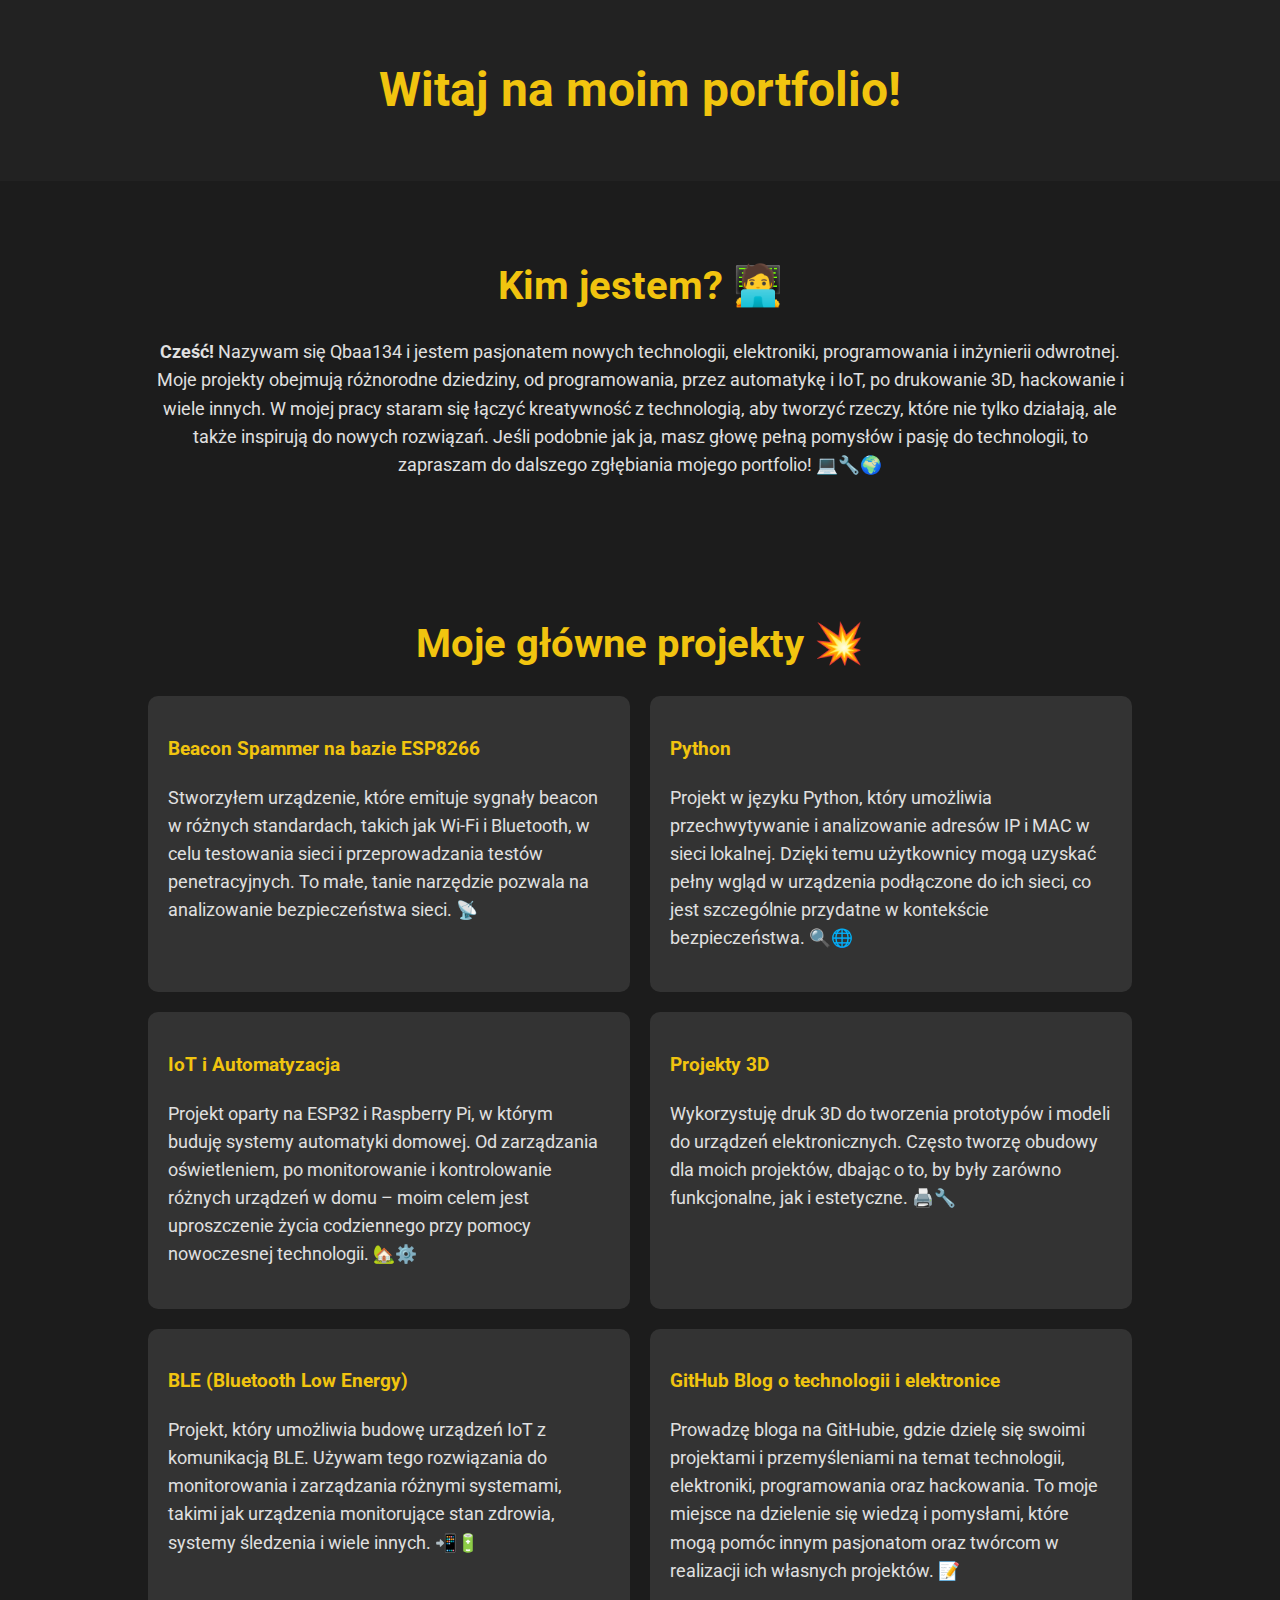
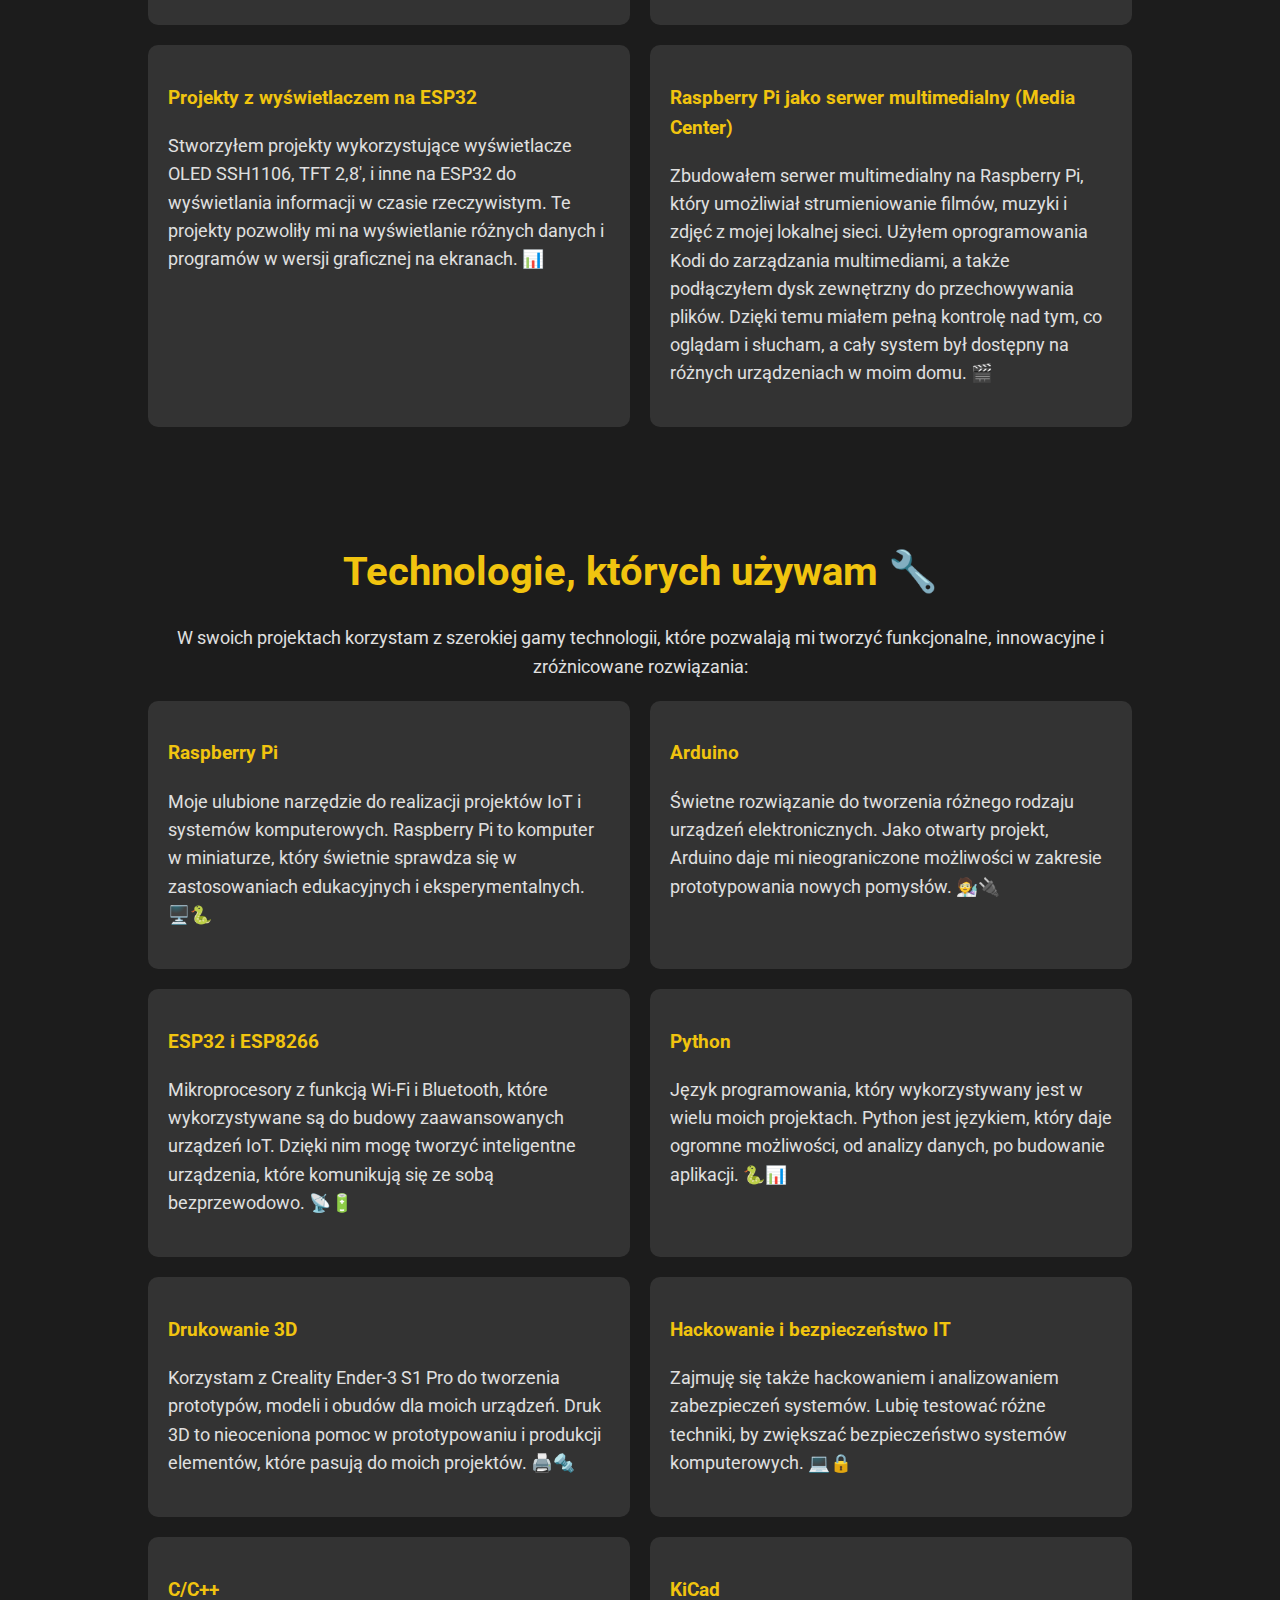
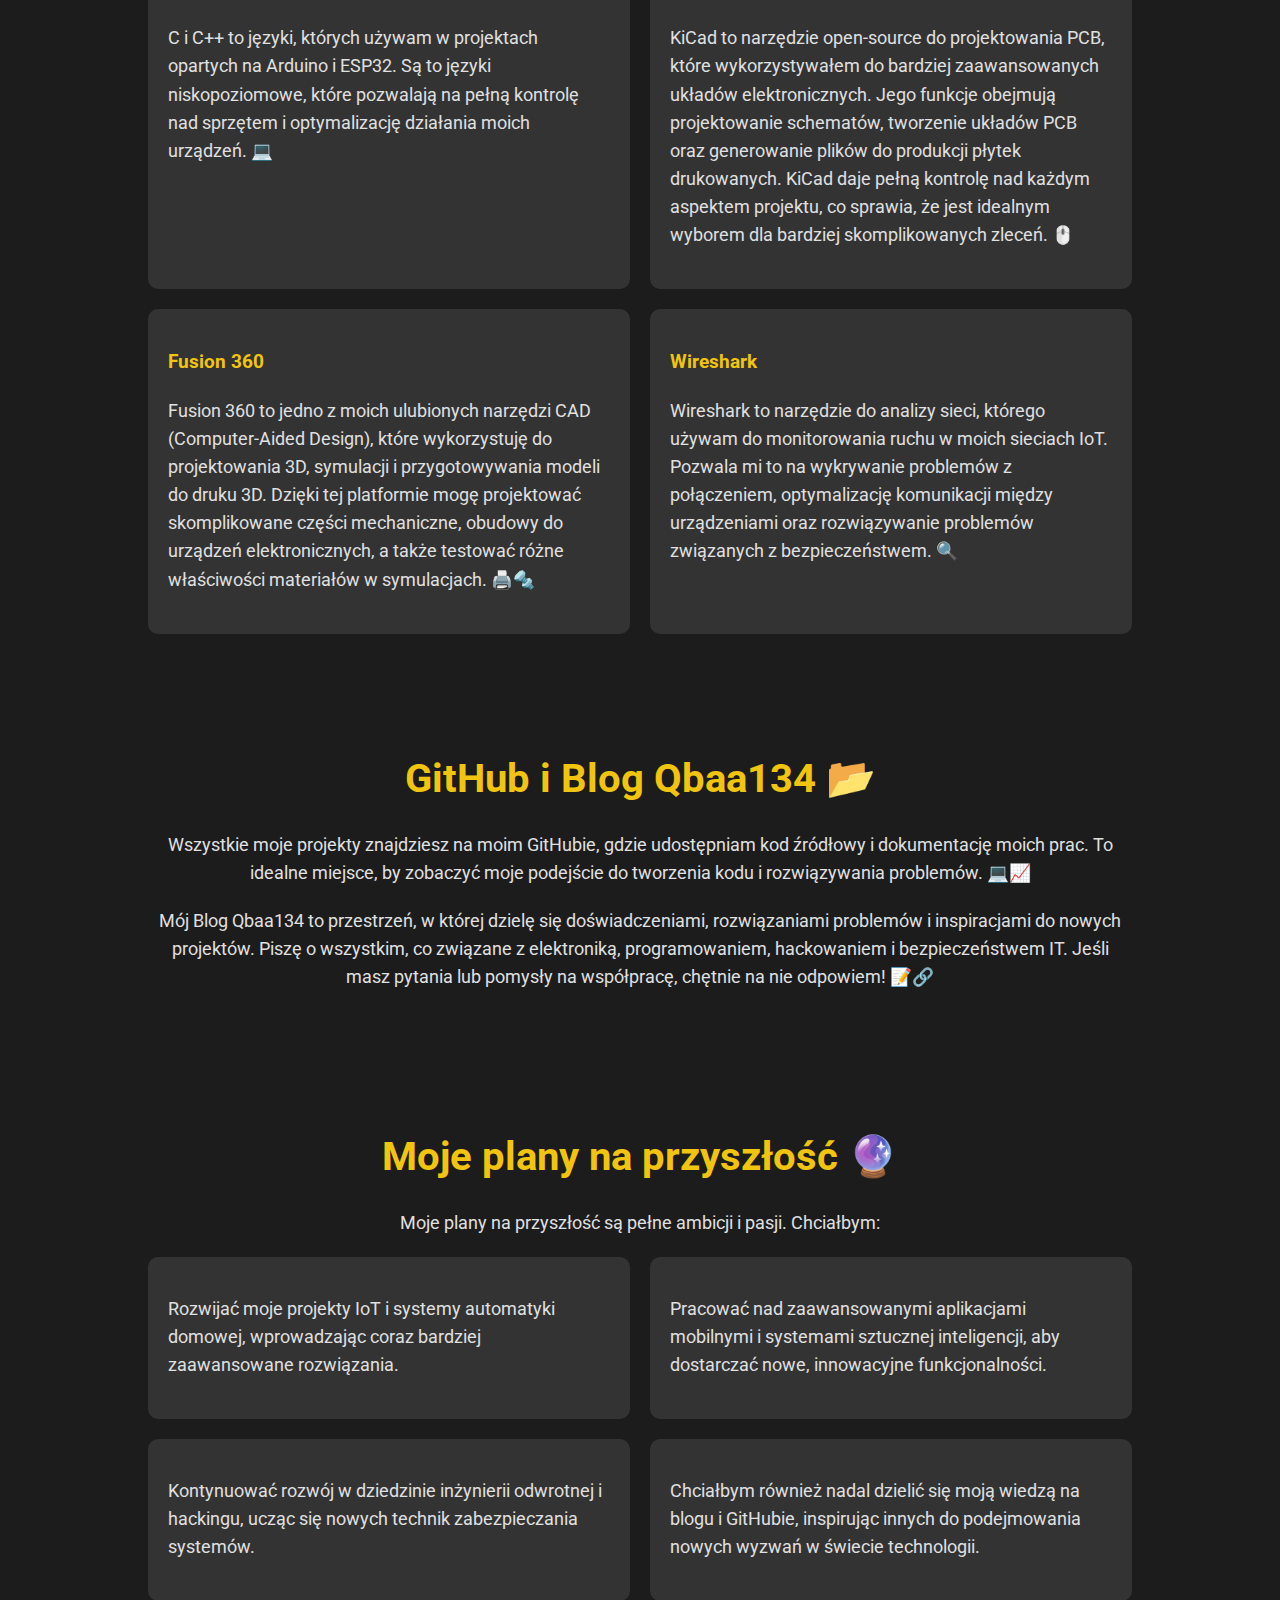
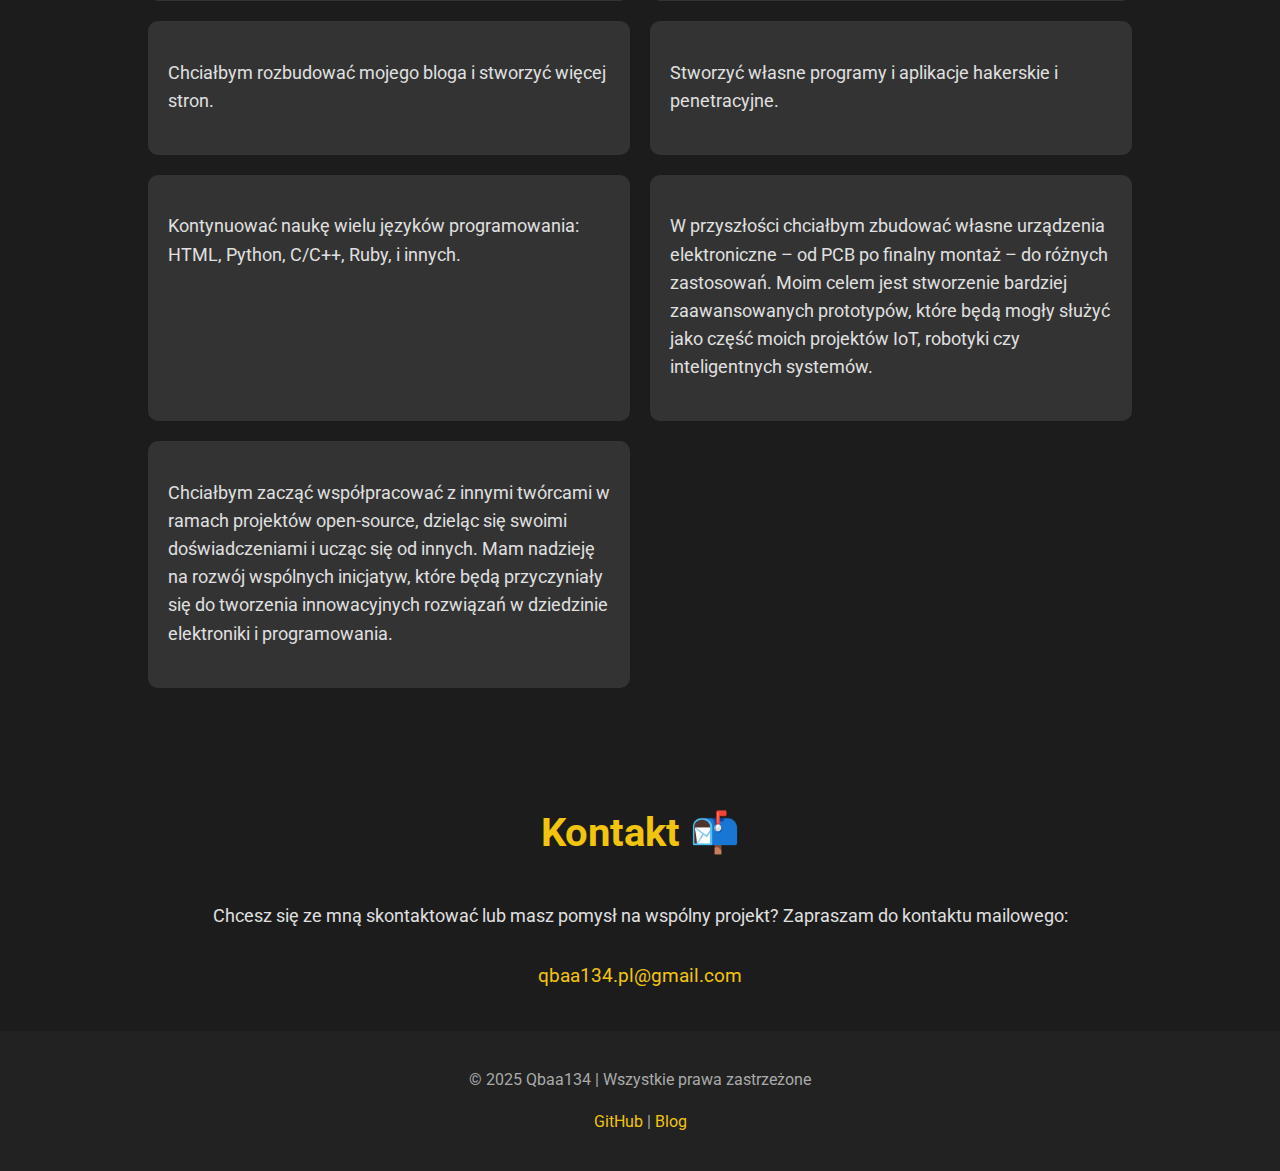
<file: index.html>
<!DOCTYPE html>
<html data-lt-installed="true" lang="pl">

<head>
    <meta charset="UTF-8">
    <meta name="viewport" content="width=device-width, initial-scale=1.0">
    <meta http-equiv="X-UA-Compatible" content="ie=edge">
    <title>Portfolio Qbaa134</title>
    <link href="https://fonts.googleapis.com/css2?family=Roboto:wght@400;500;700&display=swap" rel="stylesheet">
    <style>
        body {
            font-family: 'Roboto', sans-serif;
            background-color: #1c1c1c;
            color: #e0e0e0;
            margin: 0;
            padding: 0;
            line-height: 1.6;
        }

        h1,
        h2,
        h3 {
            font-weight: 700;
            color: #f1c40f;
        }

        header {
            background-color: #222;
            padding: 20px;
            text-align: center;
        }

        header h1 {
            font-size: 3em;
        }

        section {
            padding: 40px 20px;
            margin: 0 10%;
            text-align: center;
        }

        section h2 {
            font-size: 2.5em;
            margin-bottom: 20px;
        }

        section p {
            font-size: 1.1em;
            margin-bottom: 20px;
        }

        .content {
            display: grid;
            grid-template-columns: 1fr 1fr;
            gap: 20px;
            text-align: left;
        }

        .content div {
            padding: 20px;
            background-color: #333;
            border-radius: 10px;
        }

        .content div:hover {
            background-color: #444;
            transform: scale(1.05);
            transition: all 0.3s ease;
        }

        footer {
            background-color: #222;
            padding: 20px;
            text-align: center;
            color: #aaa;
        }

        footer a {
            color: #f1c40f;
            text-decoration: none;
        }

        footer a:hover {
            text-decoration: underline;
        }

        .contact {
            display: flex;
            flex-direction: column;
            align-items: center;
            justify-content: center;
        }

        .contact a {
            margin-top: 10px;
            font-size: 1.2em;
            color: #f1c40f;
            text-decoration: none;
        }

        .contact a:hover {
            text-decoration: underline;
        }
    </style>
</head>

<body data-gr-ext-installed="" data-gramm="false" data-new-gr-c-s-check-loaded="14.1222.0" data-new-gr-c-s-loaded="14.1222.0" spellcheck="false">
    <header>
        <h1>Witaj na moim portfolio!</h1>
    </header>
    <section>
        <h2>Kim jestem? 🧑&zwj;💻</h2>
               <p><strong>Cześć!</strong> Nazywam się Qbaa134 i jestem pasjonatem nowych technologii, elektroniki, programowania i inżynierii odwrotnej. Moje projekty obejmują r&oacute;żnorodne dziedziny, od programowania, przez automatykę i IoT, po drukowanie 3D, hackowanie i wiele innych. W mojej pracy staram się łączyć kreatywność z technologią, aby tworzyć rzeczy, kt&oacute;re nie tylko działają, ale także inspirują do nowych rozwiązań. Jeśli podobnie jak ja, masz głowę pełną pomysł&oacute;w i pasję do technologii, to zapraszam do dalszego zgłębiania mojego portfolio! 💻🔧🌍</p>
    </section>
    <section>
        <h2>Moje główne projekty 💥</h2>
        <div class="content">
            <div>
                <h3>Beacon Spammer na bazie ESP8266</h3>
                <p>Stworzyłem urządzenie, które emituje sygnały beacon w różnych standardach, takich jak Wi-Fi i Bluetooth, w celu testowania sieci i przeprowadzania testów penetracyjnych. To małe, tanie narzędzie pozwala na analizowanie bezpieczeństwa sieci. 📡</p>
            </div>
            <div>
                <h3>Python</h3>
                <p>Projekt w języku Python, kt&oacute;ry umożliwia przechwytywanie i analizowanie adres&oacute;w IP i MAC w sieci lokalnej. Dzięki temu użytkownicy mogą uzyskać pełny wgląd w urządzenia podłączone do ich sieci, co jest szczeg&oacute;lnie przydatne w kontekście bezpieczeństwa. 🔍🌐</p>
            </div>
            <div>
                <h3>IoT i Automatyzacja</h3>
                <p>Projekt oparty na ESP32 i Raspberry Pi, w kt&oacute;rym buduję systemy automatyki domowej. Od zarządzania oświetleniem, po monitorowanie i kontrolowanie r&oacute;żnych urządzeń w domu &ndash; moim celem jest uproszczenie życia codziennego przy pomocy nowoczesnej technologii. 🏡⚙️</p>
            </div>
            <div>
                <h3>Projekty 3D</h3>
                <p>Wykorzystuję druk 3D do tworzenia prototyp&oacute;w i modeli do urządzeń elektronicznych. Często tworzę obudowy dla moich projekt&oacute;w, dbając o to, by były zar&oacute;wno funkcjonalne, jak i estetyczne. 🖨️🔧</p>
            </div>
            <div>
                <h3>BLE (Bluetooth Low Energy)</h3>
                <p>Projekt, kt&oacute;ry umożliwia budowę urządzeń IoT z komunikacją BLE. Używam tego rozwiązania do monitorowania i zarządzania r&oacute;żnymi systemami, takimi jak urządzenia monitorujące stan zdrowia, systemy śledzenia i wiele innych. 📲🔋</p>
            </div>
                        <div>
                <h3>GitHub Blog o technologii i elektronice</h3>
                <p>Prowadzę bloga na GitHubie, gdzie dzielę się swoimi projektami i przemyśleniami na temat technologii, elektroniki, programowania oraz hackowania. To moje miejsce na dzielenie się wiedzą i pomysłami, które mogą pomóc innym pasjonatom oraz twórcom w realizacji ich własnych projektów. 📝</p>
            </div>
            <div>
                <h3>Projekty z wyświetlaczem na ESP32</h3>
                <p>Stworzyłem projekty wykorzystujące wyświetlacze OLED SSH1106, TFT 2,8', i inne na ESP32 do wyświetlania informacji w czasie rzeczywistym. Te projekty pozwoliły mi na wyświetlanie różnych danych i programów w wersji graficznej na ekranach. 📊</p>
            </div>
            <div>
                <h3>Raspberry Pi jako serwer multimedialny (Media Center)</h3>
                <p>Zbudowałem serwer multimedialny na Raspberry Pi, który umożliwiał strumieniowanie filmów, muzyki i zdjęć z mojej lokalnej sieci. Użyłem oprogramowania Kodi do zarządzania multimediami, a także podłączyłem dysk zewnętrzny do przechowywania plików. Dzięki temu miałem pełną kontrolę nad tym, co oglądam i słucham, a cały system był dostępny na różnych urządzeniach w moim domu. 🎬</p>
            </div>
        </div>
    </section>
    <section>
        <h2>Technologie, kt&oacute;rych używam 🔧</h2>
        <p>W swoich projektach korzystam z szerokiej gamy technologii, kt&oacute;re pozwalają mi tworzyć funkcjonalne, innowacyjne i zr&oacute;żnicowane rozwiązania:</p>
         <div class="content">  
          <div>
              <h3>Raspberry Pi</h3>
              <p>Moje ulubione narzędzie do realizacji projekt&oacute;w IoT i system&oacute;w komputerowych. Raspberry Pi to komputer w miniaturze, kt&oacute;ry świetnie sprawdza się w zastosowaniach edukacyjnych i eksperymentalnych. 🖥️🐍</p>
          </div> 
          <div>     
              <h3>Arduino</h3>
              <p>Świetne rozwiązanie do tworzenia r&oacute;żnego rodzaju urządzeń elektronicznych. Jako otwarty projekt, Arduino daje mi nieograniczone możliwości w zakresie prototypowania nowych pomysł&oacute;w. 🧑&zwj;🔬🔌</p>
          </div> 
          <div>             
              <h3>ESP32 i ESP8266</h3>
              <p>Mikroprocesory z funkcją Wi-Fi i Bluetooth, kt&oacute;re wykorzystywane są do budowy zaawansowanych urządzeń IoT. Dzięki nim mogę tworzyć inteligentne urządzenia, kt&oacute;re komunikują się ze sobą bezprzewodowo. 📡🔋</p>
          </div> 
          <div>             
              <h3>Python</h3>
              <p>Język programowania, kt&oacute;ry wykorzystywany jest w wielu moich projektach. Python jest językiem, kt&oacute;ry daje ogromne możliwości, od analizy danych, po budowanie aplikacji. 🐍📊</p>
          </div> 
          <div>               
              <h3>Drukowanie 3D</h3>
              <p>Korzystam z Creality Ender-3 S1 Pro do tworzenia prototyp&oacute;w, modeli i obud&oacute;w dla moich urządzeń. Druk 3D to nieoceniona pomoc w prototypowaniu i produkcji element&oacute;w, kt&oacute;re pasują do moich projekt&oacute;w. 🖨️🔩</p>
          </div> 
          <div>         
              <h3>Hackowanie i bezpieczeństwo IT</h3>
              <p>Zajmuję się także hackowaniem i analizowaniem zabezpieczeń system&oacute;w. Lubię testować r&oacute;żne techniki, by zwiększać bezpieczeństwo system&oacute;w komputerowych. 💻🔒</p>
        </div>
        <div>                       
              <h3>C/C++</h3>
              <p>C i C++ to języki, których używam w projektach opartych na Arduino i ESP32. Są to języki niskopoziomowe, które pozwalają na pełną kontrolę nad sprzętem i optymalizację działania moich urządzeń. 💻</p>
          </div> 
          <div>             
              <h3>KiCad</h3>
              <p>KiCad to narzędzie open-source do projektowania PCB, które wykorzystywałem do bardziej zaawansowanych układów elektronicznych. Jego funkcje obejmują projektowanie schematów, tworzenie układów PCB oraz generowanie plików do produkcji płytek drukowanych. KiCad daje pełną kontrolę nad każdym aspektem projektu, co sprawia, że jest idealnym wyborem dla bardziej skomplikowanych zleceń. 🖱️</p>
          </div> 
          <div>               
              <h3>Fusion 360</h3>
              <p>Fusion 360 to jedno z moich ulubionych narzędzi CAD (Computer-Aided Design), które wykorzystuję do projektowania 3D, symulacji i przygotowywania modeli do druku 3D. Dzięki tej platformie mogę projektować skomplikowane części mechaniczne, obudowy do urządzeń elektronicznych, a także testować różne właściwości materiałów w symulacjach. 🖨️🔩</p>
          </div> 
          <div>         
              <h3>Wireshark</h3>
              <p>Wireshark to narzędzie do analizy sieci, którego używam do monitorowania ruchu w moich sieciach IoT. Pozwala mi to na wykrywanie problemów z połączeniem, optymalizację komunikacji między urządzeniami oraz rozwiązywanie problemów związanych z bezpieczeństwem. 🔍</p>
          </div> 
       </div>       
    </section>
    <section>
        <h2>GitHub i Blog Qbaa134 📂</h2>
        <p>Wszystkie moje projekty znajdziesz na moim GitHubie, gdzie udostępniam kod źr&oacute;dłowy i dokumentację moich prac. To idealne miejsce, by zobaczyć moje podejście do tworzenia kodu i rozwiązywania problem&oacute;w. 💻📈</p>
        <p>M&oacute;j Blog Qbaa134 to przestrzeń, w kt&oacute;rej dzielę się doświadczeniami, rozwiązaniami problem&oacute;w i inspiracjami do nowych projekt&oacute;w. Piszę o wszystkim, co związane z elektroniką, programowaniem, hackowaniem i bezpieczeństwem IT. Jeśli masz pytania lub pomysły na wsp&oacute;łpracę, chętnie na nie odpowiem! 📝🔗</p>
    </section>
    <section>
        <h2>Moje plany na przyszłość 🔮</h2>
        <p>Moje plany na przyszłość są pełne ambicji i pasji. Chciałbym:</p>
         <div class="content">
            <div>
                <p>Rozwijać moje projekty IoT i systemy automatyki domowej, wprowadzając coraz bardziej zaawansowane rozwiązania.</p>
            </div>
            <div>
                <p>Pracować nad zaawansowanymi aplikacjami mobilnymi i systemami sztucznej inteligencji, aby dostarczać nowe, innowacyjne funkcjonalności.</p>
            </div>
            <div>        
                <p>Kontynuować rozw&oacute;j w dziedzinie inżynierii odwrotnej i hackingu, ucząc się nowych technik zabezpieczania system&oacute;w.</p>
            </div>
            <div>
                <p>Chciałbym r&oacute;wnież nadal dzielić się moją wiedzą na blogu i GitHubie, inspirując innych do podejmowania nowych wyzwań w świecie technologii.</p>
            </div>
             <div>
                <p>Chciałbym rozbudować mojego bloga i stworzyć więcej stron.</p>
            </div>
            <div>
                <p>Stworzyć własne programy i aplikacje hakerskie i penetracyjne.</p>
            </div>
            <div>        
                <p>Kontynuować naukę wielu języków programowania: HTML, Python, C/C++, Ruby, i innych.</p>
            </div>
            <div>
                <p>W przyszłości chciałbym zbudować własne urządzenia elektroniczne – od PCB po finalny montaż – do różnych zastosowań. Moim celem jest stworzenie bardziej zaawansowanych prototypów, które będą mogły służyć jako część moich projektów IoT, robotyki czy inteligentnych systemów.</p>
            </div> 
            <div>        
                <p>Chciałbym zacząć współpracować z innymi twórcami w ramach projektów open-source, dzieląc się swoimi doświadczeniami i ucząc się od innych. Mam nadzieję na rozwój wspólnych inicjatyw, które będą przyczyniały się do tworzenia innowacyjnych rozwiązań w dziedzinie elektroniki i programowania.</p>
            </div>
         </div>
    </section>
    <section class="contact">
        <h2>Kontakt 📬</h2>
        <p>Chcesz się ze mną skontaktować lub masz pomysł na wsp&oacute;lny projekt? Zapraszam do kontaktu mailowego:</p><a href="https://qbaa134.github.io/Kopiowanie-mojego-e-maila/">qbaa134.pl@gmail.com</a>
    </section>
    <footer>
        <p>&copy; 2025 Qbaa134 | Wszystkie prawa zastrzeżone</p>
        <p><a href="https://github.com/qbaa134" target="_blank">GitHub</a> | <a href="https://qbaa.qbaa.pl" target="_blank">Blog</a></p>
    </footer>
</body>

</html>
</file>
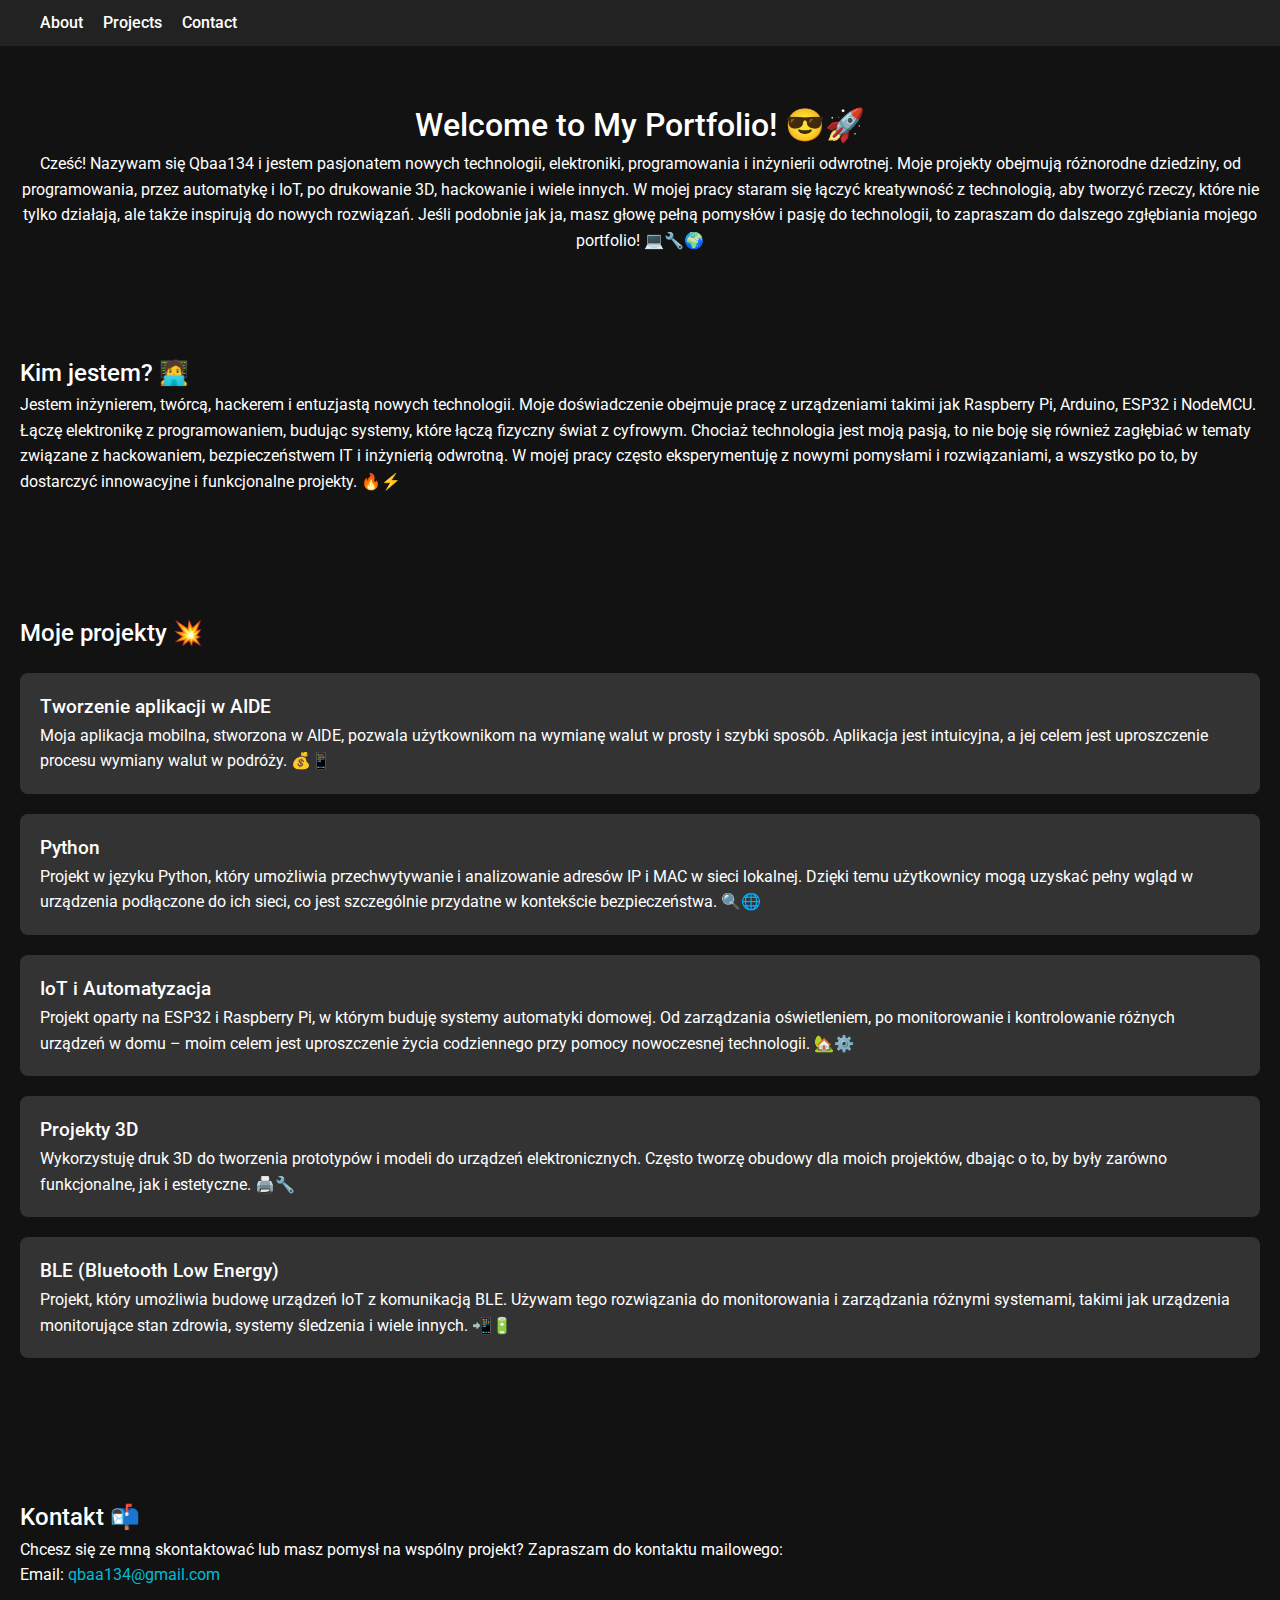
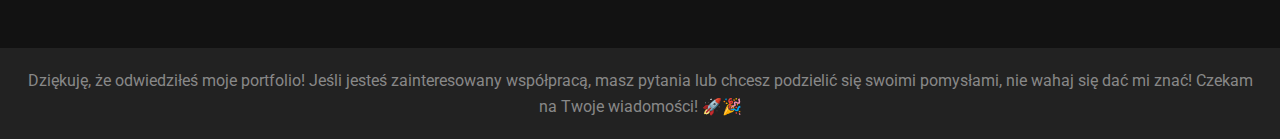
<file: index (2).html>
<!DOCTYPE html>
<html lang="en">
<head>
    <meta charset="UTF-8">
    <meta name="viewport" content="width=device-width, initial-scale=1.0">
    <meta name="description" content="Qbaa134's technology, programming, and hacking portfolio.">
    <title>Qbaa134 Portfolio</title>
    <link href="https://fonts.googleapis.com/css2?family=Roboto:wght@400;500&display=swap" rel="stylesheet">
    <style>
        * {
            margin: 0;
            padding: 0;
            box-sizing: border-box;
        }

        body {
            font-family: 'Roboto', sans-serif;
            background-color: #121212;
            color: #fff;
            line-height: 1.6;
        }

        .header {
            background-color: #222;
            padding: 10px 20px;
            display: flex;
            justify-content: space-between;
            align-items: center;
            position: fixed;
            width: 100%;
            top: 0;
            z-index: 10;
        }

        .menu-toggle {
            font-size: 30px;
            cursor: pointer;
        }

        nav ul {
            list-style: none;
            display: flex;
        }

        nav ul li {
            margin-left: 20px;
        }

        nav ul li a {
            color: #fff;
            text-decoration: none;
            font-weight: 500;
        }

        .intro {
            margin-top: 60px;
            text-align: center;
            padding: 40px 20px;
        }

        .section {
            padding: 60px 20px;
        }

        h1, h2, h3 {
            font-weight: 500;
        }

        .project {
            background-color: #333;
            margin: 20px 0;
            padding: 20px;
            border-radius: 8px;
        }

        a {
            color: #00bcd4;
            text-decoration: none;
        }

        footer {
            text-align: center;
            padding: 20px;
            background-color: #222;
            color: #888;
        }

        #nav-menu {
            display: none;
        }

        #nav-menu.active {
            display: block;
        }

        @media (min-width: 768px) {
            .menu-toggle {
                display: none;
            }

            nav ul {
                display: flex;
            }

            #nav-menu {
                display: block;
            }
        }
    </style>
</head>
<body>
    <header class="header">
        <div class="menu-toggle" id="menu-toggle">&#9776;</div>
        <nav id="nav-menu">
            <ul>
                <li><a href="#about">About</a></li>
                <li><a href="#projects">Projects</a></li>
                <li><a href="#contact">Contact</a></li>
            </ul>
        </nav>
    </header>

    <section class="intro">
        <h1>Welcome to My Portfolio! 😎🚀</h1>
        <p>Cześć! Nazywam się Qbaa134 i jestem pasjonatem nowych technologii, elektroniki, programowania i inżynierii odwrotnej. Moje projekty obejmują różnorodne dziedziny, od programowania, przez automatykę i IoT, po drukowanie 3D, hackowanie i wiele innych. W mojej pracy staram się łączyć kreatywność z technologią, aby tworzyć rzeczy, które nie tylko działają, ale także inspirują do nowych rozwiązań. Jeśli podobnie jak ja, masz głowę pełną pomysłów i pasję do technologii, to zapraszam do dalszego zgłębiania mojego portfolio! 💻🔧🌍</p>
    </section>

    <section id="about" class="section">
        <h2>Kim jestem? 🧑‍💻</h2>
        <p>Jestem inżynierem, twórcą, hackerem i entuzjastą nowych technologii. Moje doświadczenie obejmuje pracę z urządzeniami takimi jak Raspberry Pi, Arduino, ESP32 i NodeMCU. Łączę elektronikę z programowaniem, budując systemy, które łączą fizyczny świat z cyfrowym. Chociaż technologia jest moją pasją, to nie boję się również zagłębiać w tematy związane z hackowaniem, bezpieczeństwem IT i inżynierią odwrotną. W mojej pracy często eksperymentuję z nowymi pomysłami i rozwiązaniami, a wszystko po to, by dostarczyć innowacyjne i funkcjonalne projekty. 🔥⚡</p>
    </section>

    <section id="projects" class="section">
        <h2>Moje projekty 💥</h2>
        <div class="project">
            <h3>Tworzenie aplikacji w AIDE</h3>
            <p>Moja aplikacja mobilna, stworzona w AIDE, pozwala użytkownikom na wymianę walut w prosty i szybki sposób. Aplikacja jest intuicyjna, a jej celem jest uproszczenie procesu wymiany walut w podróży. 💰📱</p>
        </div>
        <div class="project">
            <h3>Python</h3>
            <p>Projekt w języku Python, który umożliwia przechwytywanie i analizowanie adresów IP i MAC w sieci lokalnej. Dzięki temu użytkownicy mogą uzyskać pełny wgląd w urządzenia podłączone do ich sieci, co jest szczególnie przydatne w kontekście bezpieczeństwa. 🔍🌐</p>
        </div>
        <div class="project">
            <h3>IoT i Automatyzacja</h3>
            <p>Projekt oparty na ESP32 i Raspberry Pi, w którym buduję systemy automatyki domowej. Od zarządzania oświetleniem, po monitorowanie i kontrolowanie różnych urządzeń w domu – moim celem jest uproszczenie życia codziennego przy pomocy nowoczesnej technologii. 🏡⚙️</p>
        </div>
        <div class="project">
            <h3>Projekty 3D</h3>
            <p>Wykorzystuję druk 3D do tworzenia prototypów i modeli do urządzeń elektronicznych. Często tworzę obudowy dla moich projektów, dbając o to, by były zarówno funkcjonalne, jak i estetyczne. 🖨️🔧</p>
        </div>
        <div class="project">
            <h3>BLE (Bluetooth Low Energy)</h3>
            <p>Projekt, który umożliwia budowę urządzeń IoT z komunikacją BLE. Używam tego rozwiązania do monitorowania i zarządzania różnymi systemami, takimi jak urządzenia monitorujące stan zdrowia, systemy śledzenia i wiele innych. 📲🔋</p>
        </div>
    </section>

    <section id="contact" class="section">
        <h2>Kontakt 📬</h2>
        <p>Chcesz się ze mną skontaktować lub masz pomysł na wspólny projekt? Zapraszam do kontaktu mailowego:</p>
        <p>Email: <a href="mailto:qbaa134@gmail.com">qbaa134@gmail.com</a></p>
    </section>

    <footer>
        <p>Dziękuję, że odwiedziłeś moje portfolio! Jeśli jesteś zainteresowany współpracą, masz pytania lub chcesz podzielić się swoimi pomysłami, nie wahaj się dać mi znać! Czekam na Twoje wiadomości! 🚀🎉</p>
    </footer>

    <script>
        const menuToggle = document.getElementById('menu-toggle');
        const navMenu = document.getElementById('nav-menu');

        menuToggle.addEventListener('click', () => {
            navMenu.classList.toggle('active');
        });
    </script>
</body>
</html>
</file>
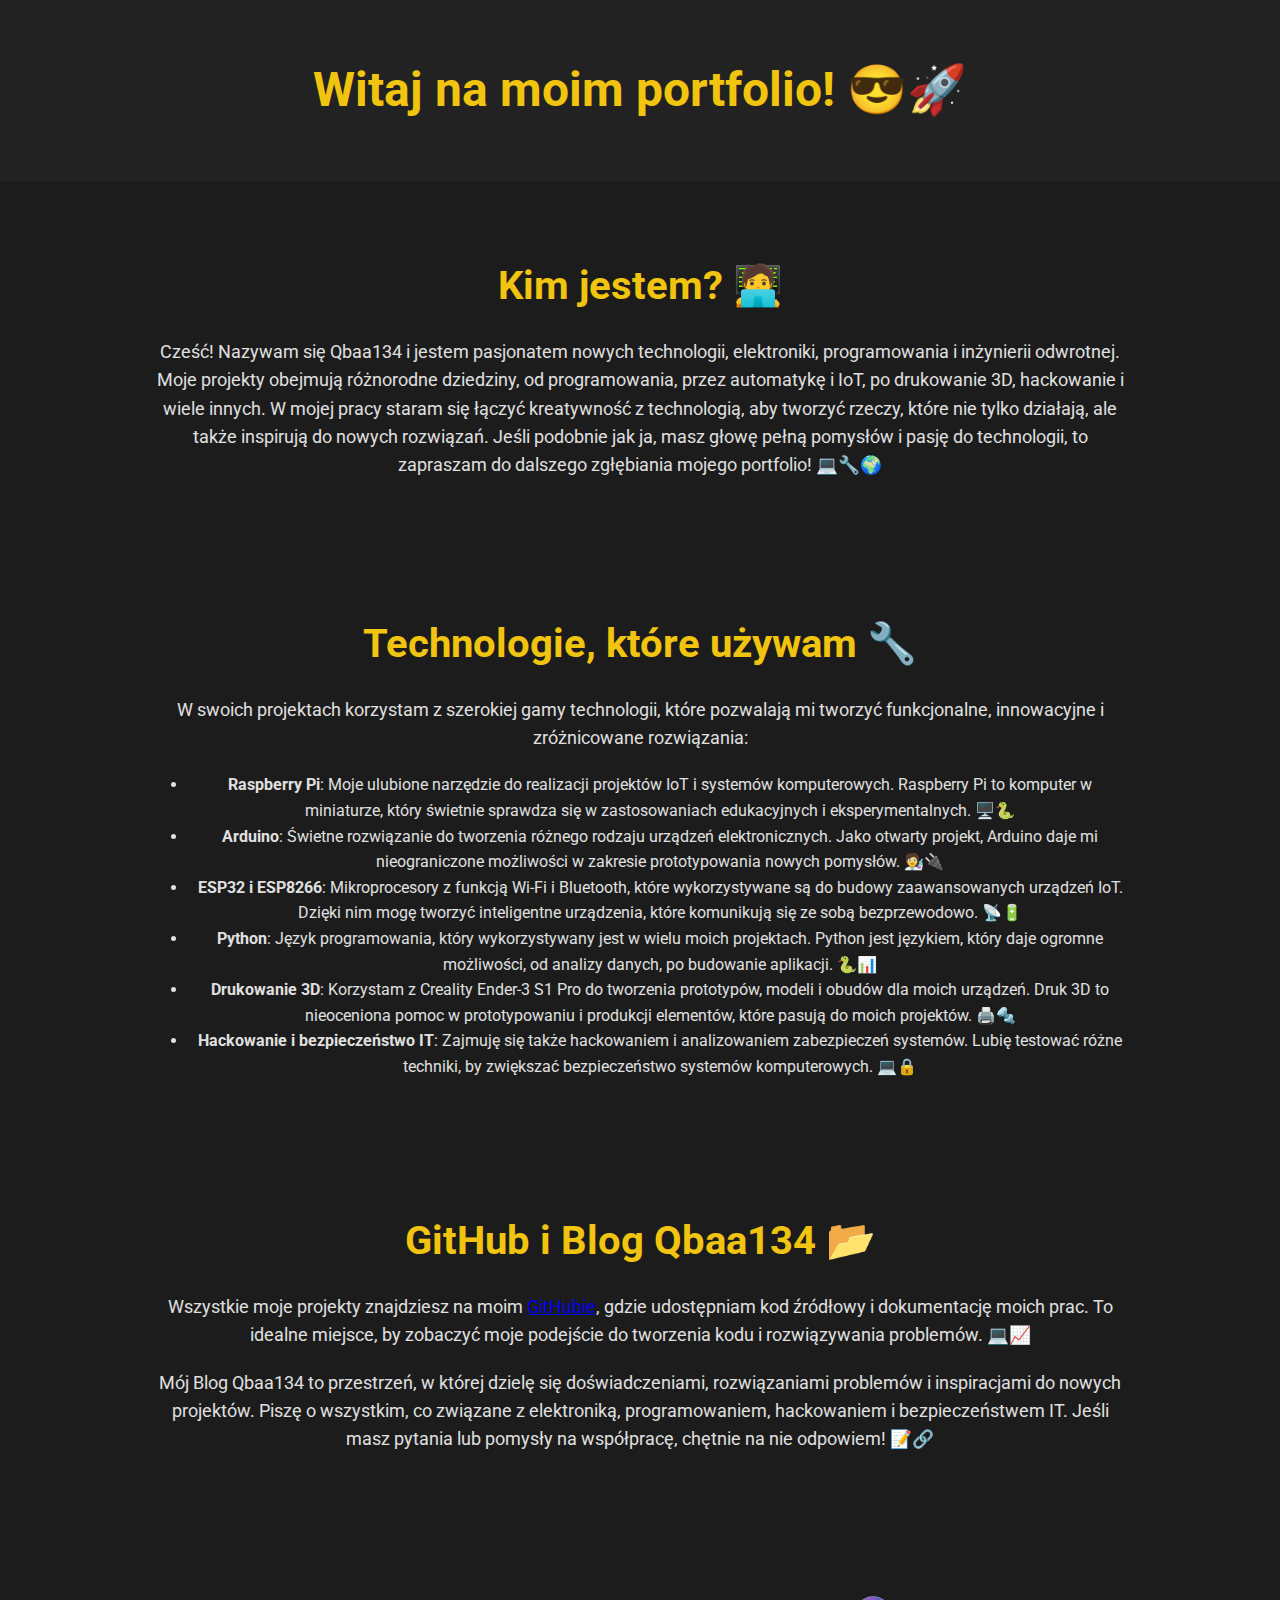
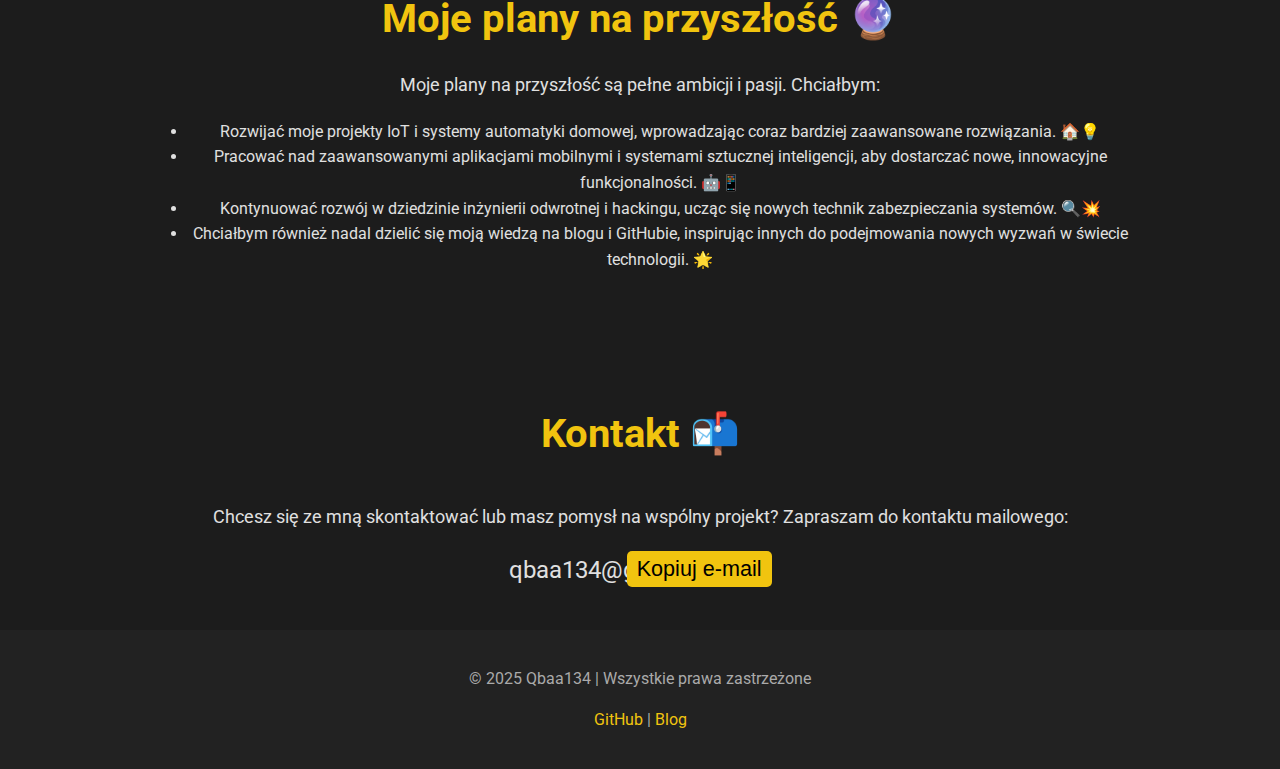
<file: index (3).html>
<!DOCTYPE html>
<html lang="pl">
<head>
    <meta charset="UTF-8">
    <meta name="viewport" content="width=device-width, initial-scale=1.0">
    <meta http-equiv="X-UA-Compatible" content="ie=edge">
    <title>Portfolio Qbaa134</title>
    <link href="https://fonts.googleapis.com/css2?family=Roboto:wght@400;500;700&display=swap" rel="stylesheet">
    <style>
        body {
            font-family: 'Roboto', sans-serif;
            background-color: #1c1c1c;
            color: #e0e0e0;
            margin: 0;
            padding: 0;
            line-height: 1.6;
        }
        h1, h2, h3 {
            font-weight: 700;
            color: #f1c40f;
        }
        header {
            background-color: #222;
            padding: 20px;
            text-align: center;
        }
        header h1 {
            font-size: 3em;
        }
        section {
            padding: 40px 20px;
            margin: 0 10%;
            text-align: center;
        }
        section h2 {
            font-size: 2.5em;
            margin-bottom: 20px;
            color: #f1c40f;
        }
        section p {
            font-size: 1.1em;
            margin-bottom: 20px;
        }
        .content {
            display: grid;
            grid-template-columns: 1fr 1fr;
            gap: 20px;
            text-align: left;
        }
        .content div {
            padding: 20px;
            background-color: #333;
            border-radius: 10px;
        }
        .content div:hover {
            background-color: #444;
            transform: scale(1.05);
            transition: all 0.3s ease;
        }
        footer {
            background-color: #222;
            padding: 20px;
            text-align: center;
            color: #aaa;
        }
        footer a {
            color: #f1c40f;
            text-decoration: none;
        }
        footer a:hover {
            text-decoration: underline;
        }
        .contact {
            display: flex;
            flex-direction: column;
            align-items: center;
            justify-content: center;
        }
        .contact a {
            margin-top: 10px;
            font-size: 1.2em;
            color: #f1c40f;
            text-decoration: none;
        }
        .contact a:hover {
            text-decoration: underline;
        }
        .email-container {
            position: relative;
            display: inline-block;
            font-size: 1.5em;
        }
        .copy-btn {
            position: absolute;
            right: 0;
            top: 0;
            background-color: #f1c40f;
            padding: 5px 10px;
            font-size: 0.9em;
            cursor: pointer;
            border: none;
            border-radius: 5px;
        }
        .copy-btn:hover {
            background-color: #e0a800;
        }
    </style>
</head>
<body>
    <header>
        <h1>Witaj na moim portfolio! 😎🚀</h1>
    </header>

    <section>
        <h2>Kim jestem? 🧑‍💻</h2>
        <p>
            Cześć! Nazywam się Qbaa134 i jestem pasjonatem nowych technologii, elektroniki, programowania i inżynierii odwrotnej. Moje projekty obejmują różnorodne dziedziny, od programowania, przez automatykę i IoT, po drukowanie 3D, hackowanie i wiele innych. W mojej pracy staram się łączyć kreatywność z technologią, aby tworzyć rzeczy, które nie tylko działają, ale także inspirują do nowych rozwiązań. Jeśli podobnie jak ja, masz głowę pełną pomysłów i pasję do technologii, to zapraszam do dalszego zgłębiania mojego portfolio! 💻🔧🌍
        </p>
    </section>

    <section>
        <h2>Technologie, które używam 🔧</h2>
        <p>
            W swoich projektach korzystam z szerokiej gamy technologii, które pozwalają mi tworzyć funkcjonalne, innowacyjne i zróżnicowane rozwiązania:
        </p>
        <ul>
            <li><strong>Raspberry Pi</strong>: Moje ulubione narzędzie do realizacji projektów IoT i systemów komputerowych. Raspberry Pi to komputer w miniaturze, który świetnie sprawdza się w zastosowaniach edukacyjnych i eksperymentalnych. 🖥️🐍</li>
            <li><strong>Arduino</strong>: Świetne rozwiązanie do tworzenia różnego rodzaju urządzeń elektronicznych. Jako otwarty projekt, Arduino daje mi nieograniczone możliwości w zakresie prototypowania nowych pomysłów. 🧑‍🔬🔌</li>
            <li><strong>ESP32 i ESP8266</strong>: Mikroprocesory z funkcją Wi-Fi i Bluetooth, które wykorzystywane są do budowy zaawansowanych urządzeń IoT. Dzięki nim mogę tworzyć inteligentne urządzenia, które komunikują się ze sobą bezprzewodowo. 📡🔋</li>
            <li><strong>Python</strong>: Język programowania, który wykorzystywany jest w wielu moich projektach. Python jest językiem, który daje ogromne możliwości, od analizy danych, po budowanie aplikacji. 🐍📊</li>
            <li><strong>Drukowanie 3D</strong>: Korzystam z Creality Ender-3 S1 Pro do tworzenia prototypów, modeli i obudów dla moich urządzeń. Druk 3D to nieoceniona pomoc w prototypowaniu i produkcji elementów, które pasują do moich projektów. 🖨️🔩</li>
            <li><strong>Hackowanie i bezpieczeństwo IT</strong>: Zajmuję się także hackowaniem i analizowaniem zabezpieczeń systemów. Lubię testować różne techniki, by zwiększać bezpieczeństwo systemów komputerowych. 💻🔒</li>
        </ul>
    </section>

    <section>
        <h2>GitHub i Blog Qbaa134 📂</h2>
        <p>
            Wszystkie moje projekty znajdziesz na moim <a href="https://github.com/qbaa134" target="_blank">GitHubie</a>, gdzie udostępniam kod źródłowy i dokumentację moich prac. To idealne miejsce, by zobaczyć moje podejście do tworzenia kodu i rozwiązywania problemów. 💻📈
        </p>
        <p>
            Mój Blog Qbaa134 to przestrzeń, w której dzielę się doświadczeniami, rozwiązaniami problemów i inspiracjami do nowych projektów. Piszę o wszystkim, co związane z elektroniką, programowaniem, hackowaniem i bezpieczeństwem IT. Jeśli masz pytania lub pomysły na współpracę, chętnie na nie odpowiem! 📝🔗
        </p>
    </section>

    <section>
        <h2>Moje plany na przyszłość 🔮</h2>
        <p>
            Moje plany na przyszłość są pełne ambicji i pasji. Chciałbym:
        </p>
        <ul>
            <li>Rozwijać moje projekty IoT i systemy automatyki domowej, wprowadzając coraz bardziej zaawansowane rozwiązania. 🏠💡</li>
            <li>Pracować nad zaawansowanymi aplikacjami mobilnymi i systemami sztucznej inteligencji, aby dostarczać nowe, innowacyjne funkcjonalności. 🤖📱</li>
            <li>Kontynuować rozwój w dziedzinie inżynierii odwrotnej i hackingu, ucząc się nowych technik zabezpieczania systemów. 🔍💥</li>
            <li>Chciałbym również nadal dzielić się moją wiedzą na blogu i GitHubie, inspirując innych do podejmowania nowych wyzwań w świecie technologii. 🌟</li>
        </ul>
    </section>

    <section class="contact">
        <h2>Kontakt 📬</h2>
        <p>
            Chcesz się ze mną skontaktować lub masz pomysł na wspólny projekt? Zapraszam do kontaktu mailowego:
        </p>
        <div class="email-container">
            <span>qbaa134@gmail.com 📧</span>
            <button class="copy-btn" onclick="copyEmail()">Kopiuj e-mail</button>
        </div>
    </section>

    <footer>
        <p>&copy; 2025 Qbaa134 | Wszystkie prawa zastrzeżone</p>
        <p><a href="https://github.com/qbaa134" target="_blank">GitHub</a> | <a href="https://qbaa.duckdns.org" target="_blank">Blog</a></p>
    </footer>

    <script>
        function copyEmail() {
            const email = 'qbaa134@gmail.com';
            navigator.clipboard.writeText(email).then(() => {
                alert('E-mail skopiowany!');
            }).catch(err => {
                alert('Nie udało się skopiować e-maila');
            });
        }
    </script>
</body>
</html>
</file>
